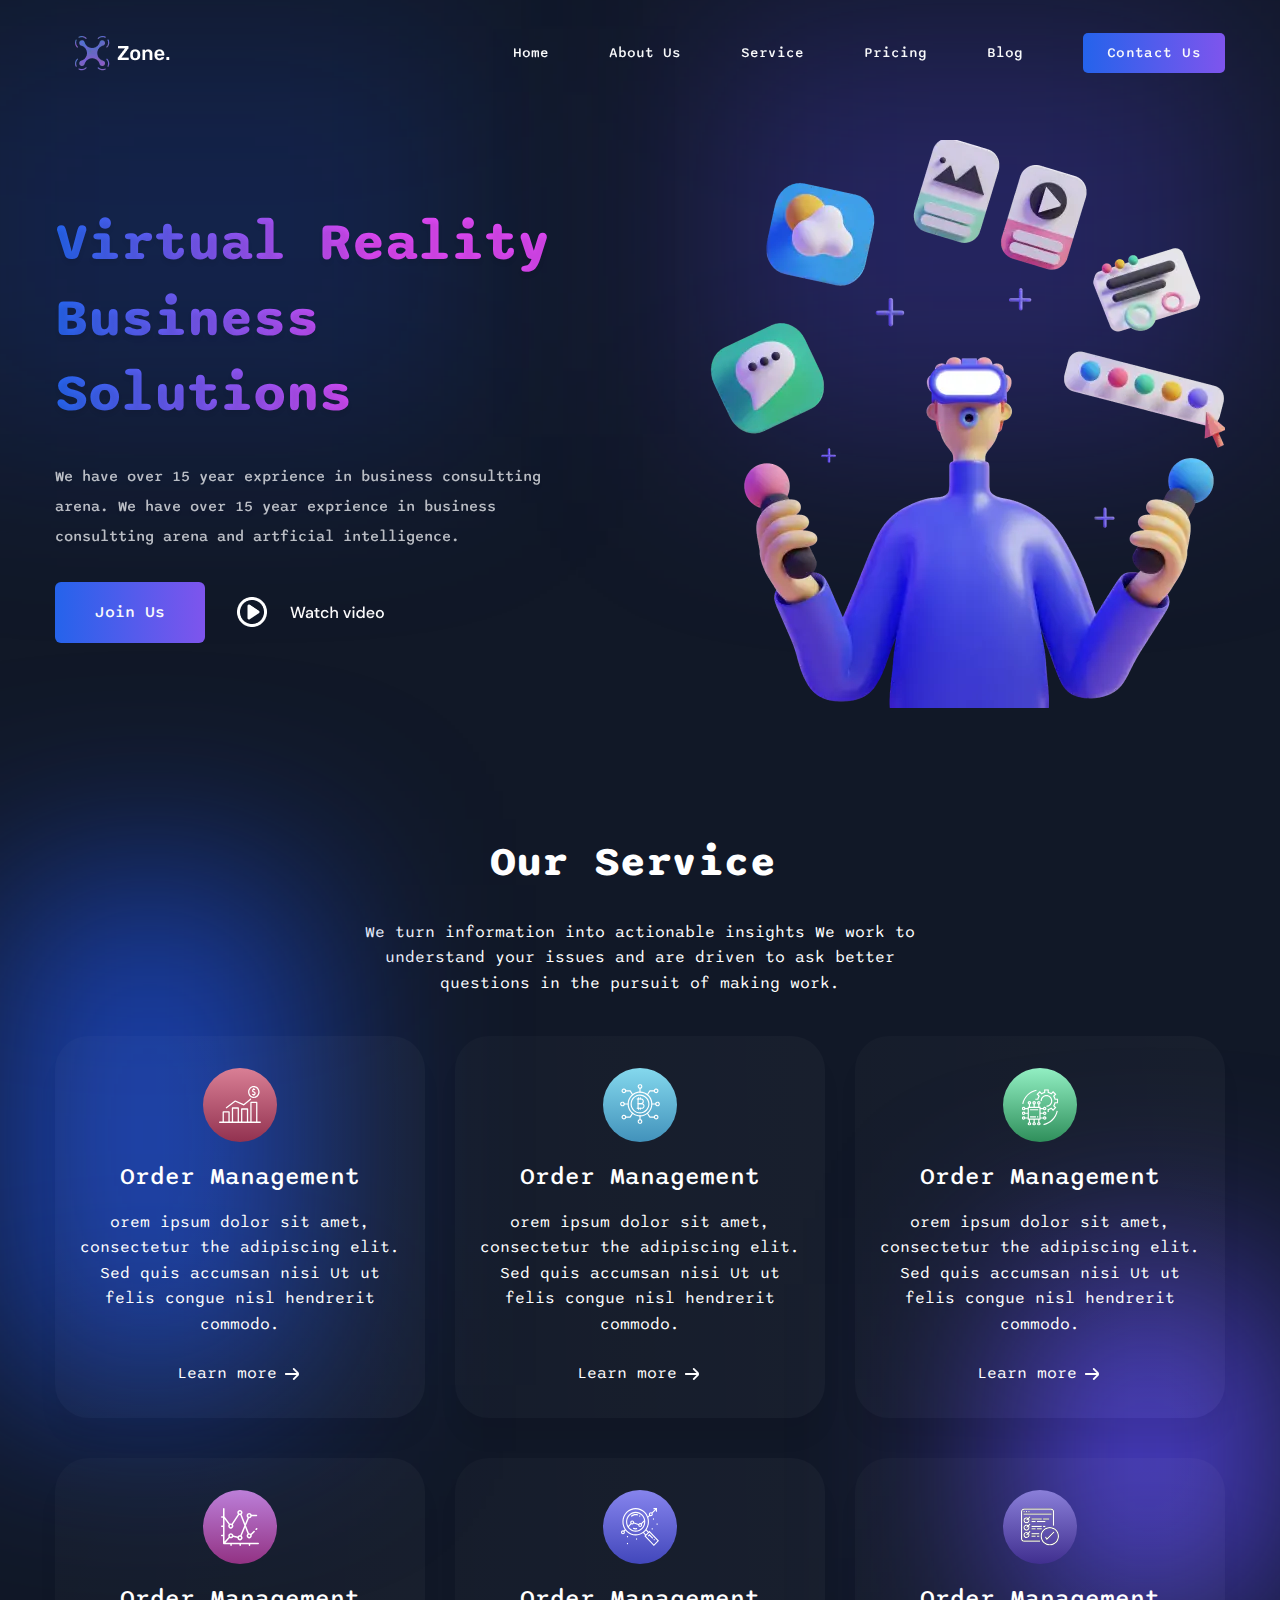
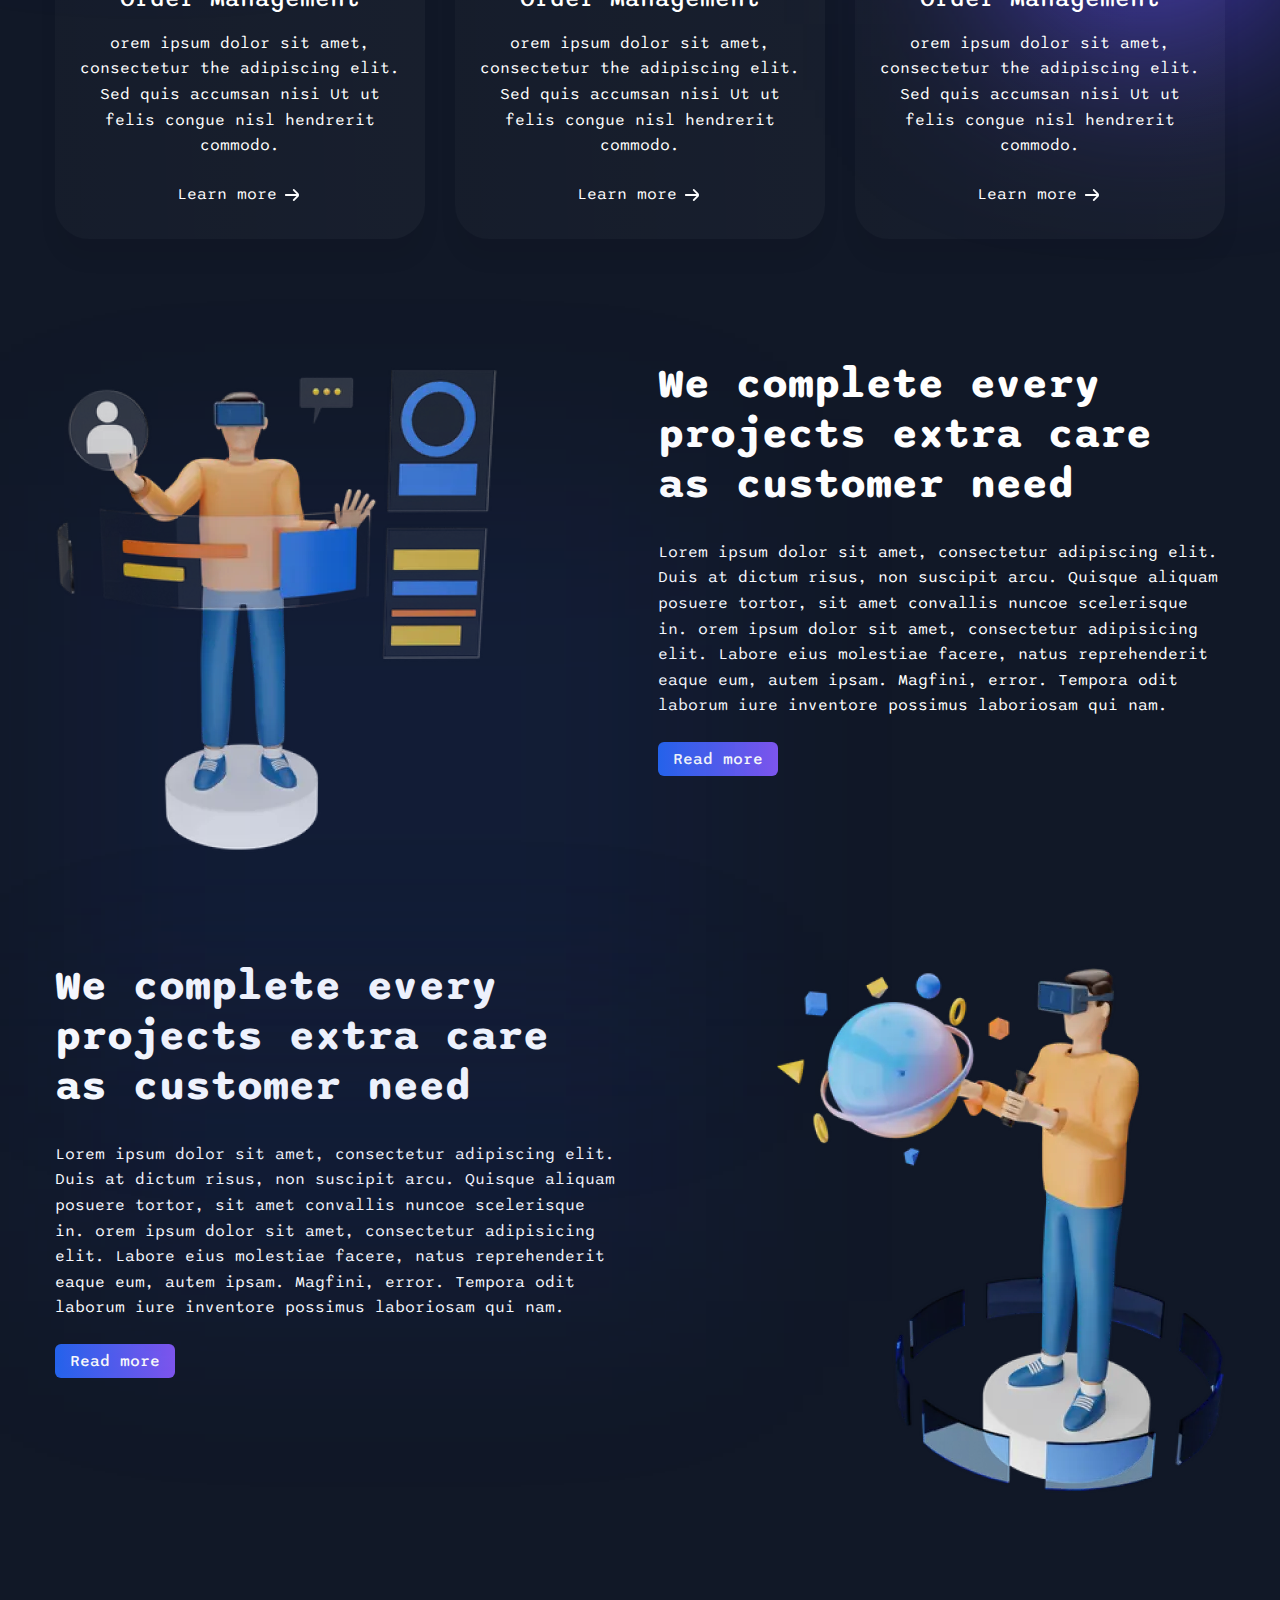
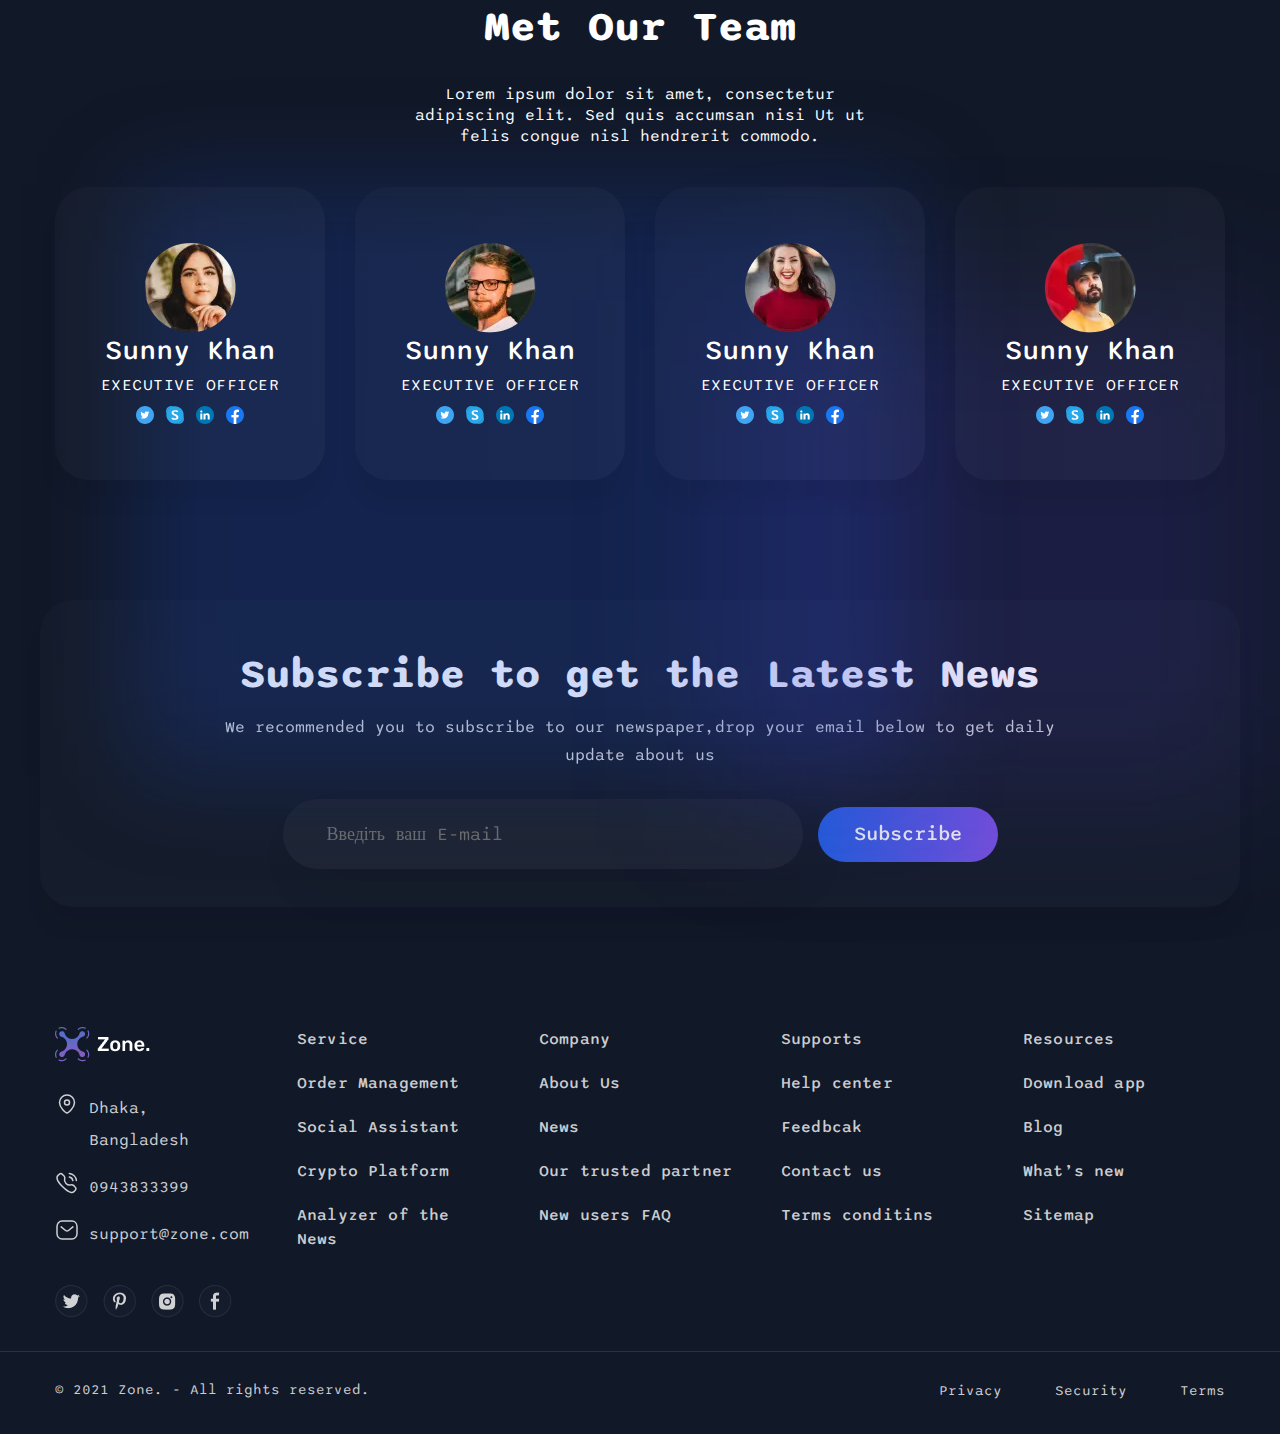
<file: index.html>
<!DOCTYPE html>
<html lang="en">

<head>
	<title>HomePage</title>
	<meta charset="UTF-8">
	<meta name="format-detection" content="telephone=no">
	<!-- <style>body{opacity: 0;}</style> -->
	<link rel="stylesheet" href="css/style.min.css?_v=20230312135814">
	<link rel="shortcut icon" href="favicon.ico">
	<!-- <meta name="robots" content="noindex, nofollow"> -->
	<meta name="viewport" content="width=device-width, initial-scale=1.0">
</head>

<body>
	<div class="wrapper">
		<header class="header">
			<div class="header__container">
				<a href="" class="header__logo">
					<picture><source srcset="img/header/header-logo.webp" type="image/webp"><img src="img/header/header-logo.png" alt="Logo"></picture>
				</a>
				<div class="header__wrapper">
					<nav class="header__navigation open">
						<ul class="header__menu menu-header">
							<li class="menu-header__item">
								<a href="" class="menu-header__link">Home</a>
							</li>
							<li class="menu-header__item">
								<a href="" class="menu-header__link">About Us</a>
							</li>
							<li class="menu-header__item">
								<a href="" class="menu-header__link">Service</a>
							</li>
							<li class="menu-header__item">
								<a href="" class="menu-header__link">Pricing</a>
							</li>
							<li class="menu-header__item">
								<a href="" class="menu-header__link">Blog</a>
							</li>

						</ul>

						<a href="" class=" header__text">Contact Us</a>

					</nav>
				</div>
				<div class="header__actions actions-header">
					<button type="button" class="icon-menu"><span></span></button>
				</div>
			</div>
		</header>
		<main class="page">
			<section class="page__virtual virtual-page">
				<div class="page__first"></div>
				<div class="virtual-page__container">
					<div class="virtual-page__text virtual-text">
						<h1 class="virtual-text__title">Virtual Reality Business Solutions</h1>
						<div class="virtual-text__subtitle">We have over 15 year exprience in business consultting arena. We have over 15 year exprience in business consultting arena and artficial intelligence.</div>
						<div class="virtual-text__button button-virtual">
							<a href="" class="button-virtual__link">Join Us</a>
							<a href="" class="button-virtual__video">
								<picture><source srcset="img/main-virtual/video.webp" type="image/webp"><img src="img/main-virtual/video.png" alt="Image"></picture>
							</a>
						</div>
					</div>
					<div class="virtual-page__image">
						<picture><source srcset="img/main-virtual/person-main.webp" type="image/webp"><img src="img/main-virtual/person-main.png" alt="Image"></picture>
					</div>
				</div>
			</section>
			<section class="page__cart cart-page">
				<div class="cart-page__container">
					<h2 class="cart-page__title">Our Service </h2>
					<div class="cart-page__subtitle">We turn information into actionable insights We work to understand your issues
						and are driven to ask better questions in the pursuit of making work.</div>
					<div class="cart-page__blocks blocks-cart">
						<div class="blocks-cart__item">
							<div class="blocks-cart__image">
								<img src="img/icon-main/01.svg" alt="Icon">
							</div>
							<div class="blocks-cart__text">
								<div class="blocks-cart__title">Order Management</div>
								<div class="blocks-cart__subtitle">orem ipsum dolor sit amet, consectetur the adipiscing elit. Sed quis accumsan nisi Ut ut felis congue nisl hendrerit commodo.</div>
								<div class="blocks-cart__link link-cart">
									<div class="link-cart__text">Learn more</div>
									<a href="" class="link-cart__image">
										<picture><source srcset="img/icon-main/small-arrow.webp" type="image/webp"><img src="img/icon-main/small-arrow.png" alt="Arrow"></picture>
									</a>
								</div>
							</div>
						</div>
						<div class="blocks-cart__item">
							<div class="blocks-cart__image">
								<img src="img/icon-main/02.svg" alt="Icon">
							</div>
							<div class="blocks-cart__text">
								<div class="blocks-cart__title">Order Management</div>
								<div class="blocks-cart__subtitle">orem ipsum dolor sit amet, consectetur the adipiscing elit. Sed quis accumsan nisi Ut ut felis congue nisl hendrerit commodo.</div>
								<div class="blocks-cart__link link-cart">
									<div class="link-cart__text">Learn more</div>
									<a href="" class="link-cart__image">
										<picture><source srcset="img/icon-main/small-arrow.webp" type="image/webp"><img src="img/icon-main/small-arrow.png" alt="Arrow"></picture>
									</a>
								</div>
							</div>
						</div>
						<div class="blocks-cart__item">
							<div class="blocks-cart__image">
								<img src="img/icon-main/03.svg" alt="Icon">
							</div>
							<div class="blocks-cart__text">
								<div class="blocks-cart__title">Order Management</div>
								<div class="blocks-cart__subtitle">orem ipsum dolor sit amet, consectetur the adipiscing elit. Sed quis accumsan nisi Ut ut felis congue nisl hendrerit commodo.</div>
								<div class="blocks-cart__link link-cart">
									<div class="link-cart__text">Learn more</div>
									<a href="" class="link-cart__image">
										<picture><source srcset="img/icon-main/small-arrow.webp" type="image/webp"><img src="img/icon-main/small-arrow.png" alt="Arrow"></picture>
									</a>
								</div>
							</div>
						</div>
						<div class="blocks-cart__item">
							<div class="blocks-cart__image">
								<img src="img/icon-main/04.svg" alt="Icon">
							</div>
							<div class="blocks-cart__text">
								<div class="blocks-cart__title">Order Management</div>
								<div class="blocks-cart__subtitle">orem ipsum dolor sit amet, consectetur the adipiscing elit. Sed quis accumsan nisi Ut ut felis congue nisl hendrerit commodo.</div>
								<div class="blocks-cart__link link-cart">
									<div class="link-cart__text">Learn more</div>
									<a href="" class="link-cart__image">
										<picture><source srcset="img/icon-main/small-arrow.webp" type="image/webp"><img src="img/icon-main/small-arrow.png" alt="Arrow"></picture>
									</a>
								</div>
							</div>
						</div>
						<div class="blocks-cart__item">
							<div class="blocks-cart__image">
								<img src="img/icon-main/05.svg" alt="Icon">
							</div>
							<div class="blocks-cart__text">
								<div class="blocks-cart__title">Order Management</div>
								<div class="blocks-cart__subtitle">orem ipsum dolor sit amet, consectetur the adipiscing elit. Sed quis accumsan nisi Ut ut felis congue nisl hendrerit commodo.</div>
								<div class="blocks-cart__link link-cart">
									<div class="link-cart__text">Learn more</div>
									<a href="" class="link-cart__image">
										<picture><source srcset="img/icon-main/small-arrow.webp" type="image/webp"><img src="img/icon-main/small-arrow.png" alt="Arrow"></picture>
									</a>
								</div>
							</div>
						</div>
						<div class="blocks-cart__item">
							<div class="blocks-cart__image">
								<img src="img/icon-main/06.svg" alt="Icon">
							</div>
							<div class="blocks-cart__text">
								<div class="blocks-cart__title">Order Management</div>
								<div class="blocks-cart__subtitle">orem ipsum dolor sit amet, consectetur the adipiscing elit. Sed quis accumsan nisi Ut ut felis congue nisl hendrerit commodo.</div>
								<div class="blocks-cart__link link-cart">
									<div class="link-cart__text">Learn more</div>
									<a href="" class="link-cart__image">
										<picture><source srcset="img/icon-main/small-arrow.webp" type="image/webp"><img src="img/icon-main/small-arrow.png" alt="Arrow"></picture>
									</a>
								</div>
							</div>
						</div>
					</div>
				</div>
			</section>
			<section class="page__text text-page">
				<div class="text-page__home">
					<div class="text-page__container">
						<div class="text-page__image">
							<picture><source srcset="img/main-text-section/man-first.webp" type="image/webp"><img src="img/main-text-section/man-first.png" alt="Image"></picture>
						</div>
						<div class="text-page__text">
							<h2 class="text-page__title">We complete every projects extra care as customer need</h2>
							<div class="text-page__subtitle">Lorem ipsum dolor sit amet, consectetur adipiscing elit. Duis at dictum risus, non suscipit arcu. Quisque aliquam posuere tortor, sit amet convallis nuncoe scelerisque in. orem ipsum dolor sit amet, consectetur adipisicing elit. Labore eius molestiae facere, natus reprehenderit eaque eum, autem ipsam. Magfini, error. Tempora odit laborum iure inventore possimus laboriosam qui nam. </div>
							<a href="" class="text-page__button">Read more</a>
						</div>

					</div>
				</div>
				<div class="page__text text-page">
					<div class="text-page__container">
						<div class="text-page__text">
							<h2 class="text-page__title">We complete every projects extra care as customer need</h2>
							<div class="text-page__subtitle">Lorem ipsum dolor sit amet, consectetur adipiscing elit. Duis at dictum risus, non suscipit arcu. Quisque aliquam posuere tortor, sit amet convallis nuncoe scelerisque in. orem ipsum dolor sit amet, consectetur adipisicing elit. Labore eius molestiae facere, natus reprehenderit eaque eum, autem ipsam. Magfini, error. Tempora odit laborum iure inventore possimus laboriosam qui nam. </div>
							<a href="" class="text-page__button">Read more</a>
						</div>
						<div class="text-page__image image-end">
							<picture><source srcset="img/main-text-section/man-second.webp" type="image/webp"><img src="img/main-text-section/man-second.png" alt="Image"></picture>
						</div>
					</div>
				</div>
			</section>
			<section class="page__team team-page">
				<div class="team-page__container">
					<div class="team-page__text">
						<h3 class="team-page__title">Met Our Team</h3>
						<div class="team-page__subtitle">Lorem ipsum dolor sit amet, consectetur adipiscing elit. Sed quis accumsan nisi Ut ut felis congue nisl hendrerit commodo.</div>
					</div>
					<div class="team-page__carts person-carts">
						<div class="person-carts__item">
							<div class="person-carts__box">
								<div class="person-carts__image">
									<picture><source srcset="img/cart-persons/person01.webp" type="image/webp"><img src="img/cart-persons/person01.png" alt="Image"></picture>
								</div>
								<div class="person-carts__about about-person">
									<div class="about-person__name">Sunny Khan</div>
									<div class="about-person__work">Executive officer</div>
								</div>
								<div class="person-carts__social social-cart">
									<a href="" class="social-cart__image">
										<img src="img/icon-carts/social-01.svg" alt="Icon">
									</a>
									<a href="" class="social-cart__image">
										<img src="img/icon-carts/social-02.svg" alt="Icon">
									</a>
									<a href="" class="social-cart__image">
										<img src="img/icon-carts/social-03.svg" alt="Icon">
									</a>
									<a href="" class="social-cart__image">
										<img src="img/icon-carts/social-04.svg" alt="Icon">
									</a>
								</div>
							</div>
						</div>
						<div class="person-carts__item">
							<div class="person-carts__box">
								<div class="person-carts__image">
									<picture><source srcset="img/cart-persons/person02.webp" type="image/webp"><img src="img/cart-persons/person02.png" alt="Image"></picture>
								</div>
								<div class="person-carts__about about-person">
									<div class="about-person__name">Sunny Khan</div>
									<div class="about-person__work">Executive officer</div>
								</div>
								<div class="person-carts__social social-cart">
									<a href="" class="social-cart__image">
										<img src="img/icon-carts/social-01.svg" alt="Icon">
									</a>
									<a href="" class="social-cart__image">
										<img src="img/icon-carts/social-02.svg" alt="Icon">
									</a>
									<a href="" class="social-cart__image">
										<img src="img/icon-carts/social-03.svg" alt="Icon">
									</a>
									<a href="" class="social-cart__image">
										<img src="img/icon-carts/social-04.svg" alt="Icon">
									</a>
								</div>
							</div>
						</div>
						<div class="person-carts__item">
							<div class="person-carts__box">
								<div class="person-carts__image">
									<picture><source srcset="img/cart-persons/person03.webp" type="image/webp"><img src="img/cart-persons/person03.png" alt="Image"></picture>
								</div>
								<div class="person-carts__about about-person">
									<div class="about-person__name">Sunny Khan</div>
									<div class="about-person__work">Executive officer</div>
								</div>
								<div class="person-carts__social social-cart">
									<a href="" class="social-cart__image">
										<img src="img/icon-carts/social-01.svg" alt="Icon">
									</a>
									<a href="" class="social-cart__image">
										<img src="img/icon-carts/social-02.svg" alt="Icon">
									</a>
									<a href="" class="social-cart__image">
										<img src="img/icon-carts/social-03.svg" alt="Icon">
									</a>
									<a href="" class="social-cart__image">
										<img src="img/icon-carts/social-04.svg" alt="Icon">
									</a>
								</div>
							</div>
						</div>
						<div class="person-carts__item">
							<div class="person-carts__box">
								<div class="person-carts__image">
									<picture><source srcset="img/cart-persons/person04.webp" type="image/webp"><img src="img/cart-persons/person04.png" alt="Image"></picture>
								</div>
								<div class="person-carts__about about-person">
									<div class="about-person__name">Sunny Khan</div>
									<div class="about-person__work">Executive officer</div>
								</div>
								<div class="person-carts__social social-cart">
									<a href="" class="social-cart__image">
										<img src="img/icon-carts/social-01.svg" alt="Icon">
									</a>
									<a href="" class="social-cart__image">
										<img src="img/icon-carts/social-02.svg" alt="Icon">
									</a>
									<a href="" class="social-cart__image">
										<img src="img/icon-carts/social-03.svg" alt="Icon">
									</a>
									<a href="" class="social-cart__image">
										<img src="img/icon-carts/social-04.svg" alt="Icon">
									</a>
								</div>
							</div>
						</div>
					</div>
				</div>
			</section>
			<section class="page__search search-page">
				<div class="search-page__container">
					<div class="search-page__box">
						<div class="search-page__text">
							<h2 class="search-page__title">Subscribe to get the Latest News</h2>
							<div class="search-page__subtitle">We recommended you to subscribe to our newspaper,drop your email below to get daily update about us</div>
						</div>
						<form class="form" method="POST" enctype="multipart/form-data" action="#">
							<div class="form__line">
								<!-- Тип email - Однорядковий ввід поштової адреси -->
								<input class="form__input" id="email-01" autocomplete="off" placeholder="Введіть ваш E-mail" name="mail" type="email">
								<button class="form__button">Subscribe</button>
							</div>
						</form>
					</div>

				</div>
			</section>
		</main>
		<footer class="footer">
			<div class="footer__container footer-items">
				<div class="footer-items__item footer-service">
					<div class="footer-service__items">
						<div class="footer-service__about border-footer">
							<div class="footer-service__logo">
								<picture><source srcset="img/header/header-logo.webp" type="image/webp"><img src="img/header/header-logo.png" alt="Logo"></picture>
							</div>
							<div class="footer-service__location location-service">
								<div class="location-service__image">
									<img src="img/footer-icons/03.svg" alt="">
								</div>
								<div class="location-service__text text-footer">Dhaka, Bangladesh</div>
							</div>
							<div class="footer-service__phone phone-service">
								<div class="phone-service__image">
									<img src="img/footer-icons/01.svg" alt="">
								</div>
								<div class="phone-service__text text-footer">0943833399</div>
							</div>
							<div class="footer-service__gmail gmail-service ">
								<div class="gmail-service__image">
									<img src="img/footer-icons/02.svg" alt="">
								</div>
								<div class="gmail-service__text text-footer">support@zone.com</div>
							</div>
							<div class="footer-service__media media-footer">
								<div class="media-footer__image">
									<picture><source srcset="img/footer-icons/twitter.webp" type="image/webp"><img src="img/footer-icons/twitter.png" alt=""></picture>
								</div>
								<div class="media-footer__image">
									<picture><source srcset="img/footer-icons/pinterest.webp" type="image/webp"><img src="img/footer-icons/pinterest.png" alt=""></picture>
								</div>
								<div class="media-footer__image">
									<picture><source srcset="img/footer-icons/instagram.webp" type="image/webp"><img src="img/footer-icons/instagram.png" alt=""></picture>
								</div>
								<div class="media-footer__image">
									<picture><source srcset="img/footer-icons/facebook.webp" type="image/webp"><img src="img/footer-icons/facebook.png" alt=""></picture>
								</div>
							</div>
						</div>
						<div class="footer-service__links links-service border-footer">
							<ul class="links-service__menu">
								<li class="links-service__item">Service</li>
								<li class="links-service__item">
									<a href="" class="links-service__link">Order Management</a>
								</li>
								<li class="links-service__item">
									<a href="" class="links-service__link">Social Assistant</a>
								</li>
								<li class="links-service__item">
									<a href="" class="links-service__link">Crypto Platform</a>
								</li>
								<li class="links-service__item">
									<a href="" class="links-service__link">Analyzer of the News</a>
								</li>
							</ul>
						</div>
						<div class="footer-service__links links-service border-footer">
							<ul class="links-service__menu">
								<li class="links-service__item">Company</li>
								<li class="links-service__item">
									<a href="" class="links-service__link">About Us</a>
								</li>
								<li class="links-service__item">
									<a href="" class="links-service__link">News</a>
								</li>
								<li class="links-service__item">
									<a href="" class="links-service__link">Our trusted partner</a>
								</li>
								<li class="links-service__item">
									<a href="" class="links-service__link">New users FAQ</a>
								</li>
							</ul>
						</div>
						<div class="footer-service__links links-service border-footer">
							<ul class="links-service__menu">
								<li class="links-service__item">Supports</li>
								<li class="links-service__item">
									<a href="" class="links-service__link">Help center</a>
								</li>
								<li class="links-service__item">
									<a href="" class="links-service__link">Feedbcak</a>
								</li>
								<li class="links-service__item">
									<a href="" class="links-service__link">Contact us</a>
								</li>
								<li class="links-service__item">
									<a href="" class="links-service__link">Terms conditins</a>
								</li>
							</ul>
						</div>
						<div class="footer-service__links links-service border-footer">
							<ul class="links-service__menu">
								<li class="links-service__item">Resources</li>
								<li class="links-service__item">
									<a href="" class="links-service__link">Download app</a>
								</li>
								<li class="links-service__item">
									<a href="" class="links-service__link">Blog</a>
								</li>
								<li class="links-service__item">
									<a href="" class="links-service__link">What’s new</a>
								</li>
								<li class="links-service__item">
									<a href="" class="links-service__link">Sitemap</a>
								</li>
							</ul>
						</div>
					</div>
				</div>
			</div>
			<div class="footer__security security-footer">
				<div class="security-footer__block"></div>
				<div class="security-footer__container">
					<div class="security-footer__reserved">© 2021 Zone. - All rights reserved.</div>
					<div class="security-footer__menu">
						<ul class="security-footer__item">
							<a href="" class="security-footer__link">Privacy</a>
						</ul>
						<ul class="security-footer__item">
							<a href="" class="security-footer__link">Security</a>
						</ul>
						<ul class="security-footer__item">
							<a href="" class="security-footer__link">Terms</a>
						</ul>
					</div>
				</div>
			</div>

		</footer>
	</div>
	<script src="js/app.min.js?_v=20230312135814"></script>
</body>

</html>
</file>
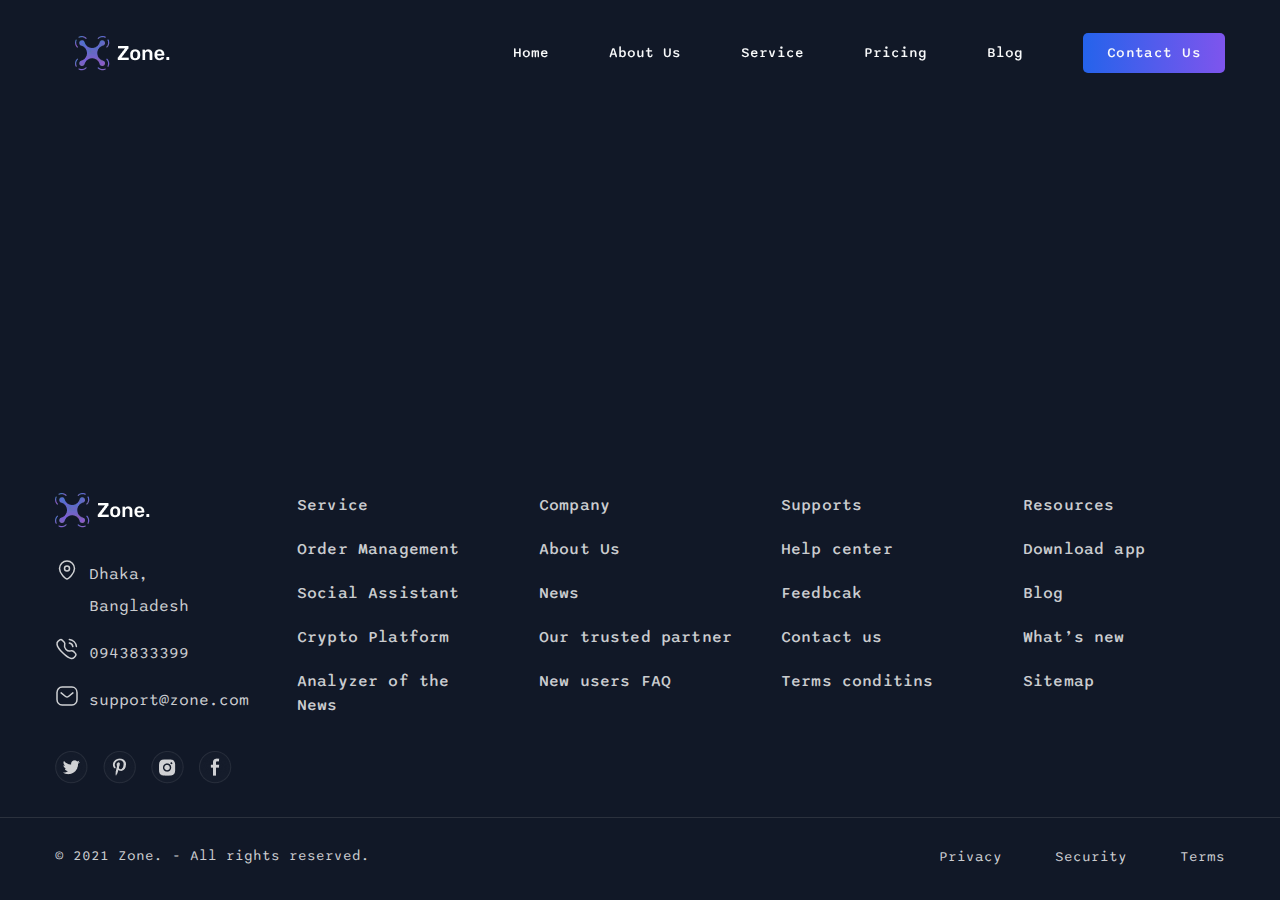
<file: home.html>
<!DOCTYPE html>
<html lang="en">

<head>
	<title>HomePage</title>
	<meta charset="UTF-8">
	<meta name="format-detection" content="telephone=no">
	<!-- <style>body{opacity: 0;}</style> -->
	<link rel="stylesheet" href="css/style.min.css?_v=20230312135814">
	<link rel="shortcut icon" href="favicon.ico">
	<!-- <meta name="robots" content="noindex, nofollow"> -->
	<meta name="viewport" content="width=device-width, initial-scale=1.0">
</head>

<body>
	<div class="wrapper">
		<header class="header">
			<div class="header__container">
				<a href="" class="header__logo">
					<picture><source srcset="img/header/header-logo.webp" type="image/webp"><img src="img/header/header-logo.png" alt="Logo"></picture>
				</a>
				<div class="header__wrapper">
					<nav class="header__navigation open">
						<ul class="header__menu menu-header">
							<li class="menu-header__item">
								<a href="" class="menu-header__link">Home</a>
							</li>
							<li class="menu-header__item">
								<a href="" class="menu-header__link">About Us</a>
							</li>
							<li class="menu-header__item">
								<a href="" class="menu-header__link">Service</a>
							</li>
							<li class="menu-header__item">
								<a href="" class="menu-header__link">Pricing</a>
							</li>
							<li class="menu-header__item">
								<a href="" class="menu-header__link">Blog</a>
							</li>

						</ul>

						<a href="" class=" header__text">Contact Us</a>

					</nav>
				</div>
				<div class="header__actions actions-header">
					<button type="button" class="icon-menu"><span></span></button>
				</div>
			</div>
		</header>
		<main class="page">
		</main>
		<footer class="footer">
			<div class="footer__container footer-items">
				<div class="footer-items__item footer-service">
					<div class="footer-service__items">
						<div class="footer-service__about border-footer">
							<div class="footer-service__logo">
								<picture><source srcset="img/header/header-logo.webp" type="image/webp"><img src="img/header/header-logo.png" alt="Logo"></picture>
							</div>
							<div class="footer-service__location location-service">
								<div class="location-service__image">
									<img src="img/footer-icons/03.svg" alt="">
								</div>
								<div class="location-service__text text-footer">Dhaka, Bangladesh</div>
							</div>
							<div class="footer-service__phone phone-service">
								<div class="phone-service__image">
									<img src="img/footer-icons/01.svg" alt="">
								</div>
								<div class="phone-service__text text-footer">0943833399</div>
							</div>
							<div class="footer-service__gmail gmail-service ">
								<div class="gmail-service__image">
									<img src="img/footer-icons/02.svg" alt="">
								</div>
								<div class="gmail-service__text text-footer">support@zone.com</div>
							</div>
							<div class="footer-service__media media-footer">
								<div class="media-footer__image">
									<picture><source srcset="img/footer-icons/twitter.webp" type="image/webp"><img src="img/footer-icons/twitter.png" alt=""></picture>
								</div>
								<div class="media-footer__image">
									<picture><source srcset="img/footer-icons/pinterest.webp" type="image/webp"><img src="img/footer-icons/pinterest.png" alt=""></picture>
								</div>
								<div class="media-footer__image">
									<picture><source srcset="img/footer-icons/instagram.webp" type="image/webp"><img src="img/footer-icons/instagram.png" alt=""></picture>
								</div>
								<div class="media-footer__image">
									<picture><source srcset="img/footer-icons/facebook.webp" type="image/webp"><img src="img/footer-icons/facebook.png" alt=""></picture>
								</div>
							</div>
						</div>
						<div class="footer-service__links links-service border-footer">
							<ul class="links-service__menu">
								<li class="links-service__item">Service</li>
								<li class="links-service__item">
									<a href="" class="links-service__link">Order Management</a>
								</li>
								<li class="links-service__item">
									<a href="" class="links-service__link">Social Assistant</a>
								</li>
								<li class="links-service__item">
									<a href="" class="links-service__link">Crypto Platform</a>
								</li>
								<li class="links-service__item">
									<a href="" class="links-service__link">Analyzer of the News</a>
								</li>
							</ul>
						</div>
						<div class="footer-service__links links-service border-footer">
							<ul class="links-service__menu">
								<li class="links-service__item">Company</li>
								<li class="links-service__item">
									<a href="" class="links-service__link">About Us</a>
								</li>
								<li class="links-service__item">
									<a href="" class="links-service__link">News</a>
								</li>
								<li class="links-service__item">
									<a href="" class="links-service__link">Our trusted partner</a>
								</li>
								<li class="links-service__item">
									<a href="" class="links-service__link">New users FAQ</a>
								</li>
							</ul>
						</div>
						<div class="footer-service__links links-service border-footer">
							<ul class="links-service__menu">
								<li class="links-service__item">Supports</li>
								<li class="links-service__item">
									<a href="" class="links-service__link">Help center</a>
								</li>
								<li class="links-service__item">
									<a href="" class="links-service__link">Feedbcak</a>
								</li>
								<li class="links-service__item">
									<a href="" class="links-service__link">Contact us</a>
								</li>
								<li class="links-service__item">
									<a href="" class="links-service__link">Terms conditins</a>
								</li>
							</ul>
						</div>
						<div class="footer-service__links links-service border-footer">
							<ul class="links-service__menu">
								<li class="links-service__item">Resources</li>
								<li class="links-service__item">
									<a href="" class="links-service__link">Download app</a>
								</li>
								<li class="links-service__item">
									<a href="" class="links-service__link">Blog</a>
								</li>
								<li class="links-service__item">
									<a href="" class="links-service__link">What’s new</a>
								</li>
								<li class="links-service__item">
									<a href="" class="links-service__link">Sitemap</a>
								</li>
							</ul>
						</div>
					</div>
				</div>
			</div>
			<div class="footer__security security-footer">
				<div class="security-footer__block"></div>
				<div class="security-footer__container">
					<div class="security-footer__reserved">© 2021 Zone. - All rights reserved.</div>
					<div class="security-footer__menu">
						<ul class="security-footer__item">
							<a href="" class="security-footer__link">Privacy</a>
						</ul>
						<ul class="security-footer__item">
							<a href="" class="security-footer__link">Security</a>
						</ul>
						<ul class="security-footer__item">
							<a href="" class="security-footer__link">Terms</a>
						</ul>
					</div>
				</div>
			</div>

		</footer>
	</div>
	<script src="js/app.min.js?_v=20230312135814"></script>
</body>

</html>
</file>
<file: css/style.min.css>
@charset "UTF-8";@import url(https://fonts.googleapis.com/css?family=Sono:200,300,regular,500,600,700,800&display=swap);*{padding:0;margin:0;border:0}*,:after,:before{-webkit-box-sizing:border-box;box-sizing:border-box}body,html{height:100%;min-width:320px}body{color:#000;line-height:1;font-family:Sono;font-size:.9375rem;-ms-text-size-adjust:100%;-moz-text-size-adjust:100%;-webkit-text-size-adjust:100%;-webkit-font-smoothing:antialiased;-moz-osx-font-smoothing:grayscale}button,input,textarea{font-family:Sono;font-size:inherit}button{cursor:pointer;color:inherit;background-color:transparent}a{color:inherit;text-decoration:none}ul li{list-style:none}img{vertical-align:top}h1,h2,h3,h4,h5,h6{font-weight:inherit;font-size:inherit}svg{height:1em;width:1em}svg path{stroke:inherit;fill:inherit}body{background:#111827}.lock body{overflow:hidden;-ms-touch-action:none;touch-action:none;-ms-scroll-chaining:none;overscroll-behavior:none}.wrapper{min-height:100%;display:-webkit-box;display:-ms-flexbox;display:flex;-webkit-box-orient:vertical;-webkit-box-direction:normal;-ms-flex-direction:column;flex-direction:column;overflow:hidden}@supports (overflow:clip){.wrapper{overflow:clip}}.wrapper>main{-webkit-box-flex:1;-ms-flex:1 1 auto;flex:1 1 auto}.wrapper>*{min-width:0}[class*=__container]{max-width:75rem;margin:0 auto;padding:0 .9375rem}[class*=-ibg]{position:relative}[class*=-ibg] img{position:absolute;width:100%;height:100%;top:0;left:0;-o-object-fit:cover;object-fit:cover}[class*=-ibg_contain] img{-o-object-fit:contain;object-fit:contain}.header{position:fixed;width:100%;left:0;top:0;z-index:50}.header__container{padding-top:.625rem;padding-bottom:.625rem;display:-webkit-box;display:-ms-flexbox;display:flex;-webkit-box-align:center;-ms-flex-align:center;align-items:center}.header__logo{-webkit-box-flex:1;-ms-flex:1 1 auto;flex:1 1 auto;position:relative;margin-left:1.25rem}.header__logo img{max-width:100%}.header__wrapper{-webkit-box-align:center;-ms-flex-align:center;align-items:center}.header__navigation{-webkit-column-gap:3.75rem;-moz-column-gap:3.75rem;column-gap:3.75rem;display:-webkit-box;display:-ms-flexbox;display:flex;-webkit-box-align:center;-ms-flex-align:center;align-items:center}.header__text{-webkit-box-pack:center;-ms-flex-pack:center;justify-content:center;-webkit-box-align:center;-ms-flex-align:center;align-items:center;display:-webkit-inline-box;display:-ms-inline-flexbox;display:inline-flex;background:-o-linear-gradient(359.65deg,#2563eb .36%,#d946ef 201.02%);background:linear-gradient(90.35deg,#2563eb .36%,#d946ef 201.02%);border-radius:5px;letter-spacing:.03em;padding:12px 24px;font-style:normal;font-weight:500;font-size:.875rem;line-height:1.2;color:#f9fafb}.menu-header{display:-webkit-box;display:-ms-flexbox;display:flex;-webkit-column-gap:3.75rem;-moz-column-gap:3.75rem;column-gap:3.75rem}.menu-header__link{font-style:normal;font-weight:500;position:relative;font-size:.875rem;line-height:1.2;text-decoration:none;color:#f9fafb;position:relative;cursor:pointer}.icon-menu{display:none}.text-footer{font-style:normal;font-weight:400;font-size:16px;line-height:32px;color:rgba(255,255,255,.8)}.footer-service{padding-bottom:2.05rem}.footer-service__items{display:-ms-grid;display:grid;-ms-grid-columns:(1fr)[5];grid-template-columns:repeat(5,1fr);-webkit-column-gap:2.5rem;-moz-column-gap:2.5rem;column-gap:2.5rem;row-gap:1.875rem}.footer-service__about{display:-webkit-box;display:-ms-flexbox;display:flex;-webkit-box-orient:vertical;-webkit-box-direction:normal;-ms-flex-direction:column;flex-direction:column;row-gap:.9375rem}.footer-service__logo{margin-bottom:.9375rem}.footer-service__logo img{max-width:100%}.footer-service__location{display:-webkit-box;display:-ms-flexbox;display:flex;-webkit-column-gap:.625rem;-moz-column-gap:.625rem;column-gap:.625rem}.footer-service__phone{display:-webkit-box;display:-ms-flexbox;display:flex;-webkit-column-gap:.625rem;-moz-column-gap:.625rem;column-gap:.625rem}.footer-service__gmail{display:-webkit-box;display:-ms-flexbox;display:flex;-webkit-column-gap:.625rem;-moz-column-gap:.625rem;column-gap:.625rem}.footer-service__media{padding-top:1.25rem;display:-webkit-box;display:-ms-flexbox;display:flex;-webkit-column-gap:.9375rem;-moz-column-gap:.9375rem;column-gap:.9375rem}.links-service__menu{display:-webkit-box;display:-ms-flexbox;display:flex;-webkit-box-orient:vertical;-webkit-box-direction:normal;-ms-flex-direction:column;flex-direction:column;row-gap:1.25rem}.links-service__item{font-style:normal;font-weight:500;font-size:1rem;line-height:1.5;letter-spacing:.01em;color:rgba(255,255,255,.8)}.security-footer{padding-bottom:2.25rem}.security-footer__block{background:#969696;opacity:.2;width:100%;height:.0625rem;margin-bottom:1.9375rem}.security-footer__container{display:-webkit-box;display:-ms-flexbox;display:flex;position:relative}.security-footer__reserved{font-style:normal;font-weight:400;font-size:.875rem;line-height:1;color:rgba(255,255,255,.8);-webkit-box-flex:1;-ms-flex:1 1 auto;flex:1 1 auto}.security-footer__menu{display:-webkit-box;display:-ms-flexbox;display:flex;-webkit-column-gap:3.3125rem;-moz-column-gap:3.3125rem;column-gap:3.3125rem}.security-footer__link{font-style:normal;font-weight:400;font-size:.875rem;line-height:1;color:rgba(255,255,255,.8)}.virtual-page__container{gap:1.75rem;display:-webkit-box;display:-ms-flexbox;display:flex;-webkit-box-align:center;-ms-flex-align:center;align-items:center;position:relative;z-index:5;display:-ms-grid;display:grid;-ms-grid-columns:(1fr)[2];grid-template-columns:repeat(2,1fr)}.virtual-page__container::before{z-index:1;content:"";height:calc(50% - 10px);position:absolute;left:-9.65%;right:64.58%;top:3.14%;bottom:90.2%;background:rgba(29,79,216,.205);-webkit-filter:blur(100px);filter:blur(100px)}.virtual-page__container::after{z-index:1;content:"";position:absolute;height:calc(50% - 10px);left:56.11%;right:.28%;top:3.52%;bottom:90.2%;background:rgba(80,65,218,.3215686275);-webkit-filter:blur(100px);filter:blur(100px)}.virtual-page__image{display:-webkit-box;display:-ms-flexbox;display:flex;-webkit-box-pack:end;-ms-flex-pack:end;justify-content:flex-end;z-index:5}.virtual-page__image img{max-width:100%}.virtual-text{max-width:34.125rem;z-index:5}.virtual-text__title{margin-bottom:1.8125rem;font-style:normal;font-weight:700;line-height:1.4;background:-o-linear-gradient(.17deg,#2563eb .11%,#d946ef 58.65%);background:linear-gradient(89.83deg,#2563eb .11%,#d946ef 58.65%);-webkit-background-clip:text;-webkit-text-fill-color:transparent;background-clip:text;text-fill-color:transparent;text-shadow:0 4px 4px rgba(0,0,0,.07)}.virtual-text__subtitle{margin-bottom:1.9375rem;font-style:normal;font-weight:500;font-size:15px;line-height:2;color:#e5e7eb;opacity:.8;text-shadow:0 4px 4px rgba(0,0,0,.07)}.button-virtual{display:-webkit-box;display:-ms-flexbox;display:flex;gap:1.8125rem;position:relative;-webkit-box-align:center;-ms-flex-align:center;align-items:center}.button-virtual__link{position:relative;font-style:normal;font-weight:500;line-height:1.3;color:#f9fafb;background:-o-linear-gradient(359.65deg,#2563eb .36%,#d946ef 201.02%);background:linear-gradient(90.35deg,#2563eb .36%,#d946ef 201.02%);border-radius:6px;padding:20px 40px}.button-virtual__video{position:relative}.button-virtual__video img{max-width:100%}.cart-page{position:relative}.cart-page::before{content:"";z-index:1;position:absolute;left:0;top:50px;background:rgba(29,78,216,.79);-webkit-filter:blur(100px);filter:blur(100px)}.cart-page::after{content:"";z-index:1;position:absolute;left:80%;top:40%;background:#5141da;-webkit-filter:blur(100px);filter:blur(100px)}.cart-page__title{font-style:normal;font-weight:700;font-size:2.625rem;line-height:1.3;color:#fff;max-width:18.75rem;margin:0 auto;margin-bottom:1.875rem}.cart-page__subtitle{font-style:normal;font-weight:400;line-height:1.6;text-align:center;max-width:36.6875rem;color:#fff;margin:0 auto}.cart-page__blocks{padding-top:2.5rem}.blocks-cart{display:-ms-grid;display:grid;-webkit-box-align:start;-ms-flex-align:start;align-items:start;-ms-grid-columns:(1fr)[3];grid-template-columns:repeat(3,1fr);-webkit-column-gap:1.875rem;-moz-column-gap:1.875rem;column-gap:1.875rem;row-gap:2.5rem}.blocks-cart__item{z-index:3;text-align:center;background:-o-linear-gradient(181.88deg,rgba(254,254,255,.032) -11.04%,rgba(255,255,255,.018) 104.89%);background:linear-gradient(268.12deg,rgba(254,254,255,.032) -11.04%,rgba(255,255,255,.018) 104.89%);padding:2rem 1.4375rem;-webkit-box-shadow:0 22px 18px rgba(0,0,0,.05);box-shadow:0 22px 18px rgba(0,0,0,.05);border-radius:34px}.blocks-cart__image{position:relative;padding-bottom:1.1875rem}.blocks-cart__image img{max-width:100%}.blocks-cart__title{font-style:normal;font-weight:500;line-height:1.3;color:#fff;margin-bottom:1.0625rem}.blocks-cart__subtitle{margin-bottom:1.5rem;font-style:normal;font-weight:400;line-height:1.6;color:#fff}.link-cart{-webkit-box-align:center;-ms-flex-align:center;align-items:center;display:-webkit-box;display:-ms-flexbox;display:flex;-webkit-column-gap:.1875rem;-moz-column-gap:.1875rem;column-gap:.1875rem;-webkit-box-pack:center;-ms-flex-pack:center;justify-content:center}.link-cart__text{font-style:normal;font-weight:400;line-height:1.3;color:#fff}.link-cart__image img{width:1.5rem}.text-page{position:relative}.text-page::before{content:"";z-index:1;position:absolute;left:5%;right:44.83%;top:10.2%;bottom:46.82%;background:rgba(29,79,216,.086);-webkit-filter:blur(100px);filter:blur(100px);-webkit-transform:matrix(-1,0,0,1,0,0);-ms-transform:matrix(-1,0,0,1,0,0);transform:matrix(-1,0,0,1,0,0)}.text-page::after{position:absolute;right:0;top:54.76%;bottom:33.91%;content:"";z-index:1;background:rgba(29,79,216,.441);-webkit-filter:blur(50px);filter:blur(50px)}.text-page__container{z-index:5;display:-ms-grid;display:grid;-ms-grid-columns:(1fr)[2];grid-template-columns:repeat(2,1fr);gap:2.1875rem}.text-page__image img{max-width:100%}.text-page__text{max-width:36.375rem}.text-page__title{font-style:normal;font-weight:700;line-height:1.2;color:#fff;margin-bottom:1.875rem}.text-page__subtitle{font-style:normal;font-weight:400;line-height:1.6;color:#fff;margin-bottom:1.875rem}.text-page__button{position:relative;font-style:normal;font-weight:500;line-height:1.3;color:#f9fafb;background:-o-linear-gradient(359.65deg,#2563eb .36%,#d946ef 201.02%);background:linear-gradient(90.35deg,#2563eb .36%,#d946ef 201.02%);border-radius:6px;padding:7px 15px}.image-end{-webkit-box-pack:end;-ms-flex-pack:end;justify-content:flex-end;display:-webkit-box;display:-ms-flexbox;display:flex}.team-page{position:relative}.team-page::before{z-index:1;content:"";height:calc(100% - 10px);position:absolute;left:10.04%;right:28.61%;top:30.72%;bottom:20.36%;background:rgba(29,79,216,.214);-webkit-filter:blur(50px);filter:blur(50px)}.team-page::after{z-index:1;content:"";position:absolute;height:calc(100% - 100px);left:55.85%;right:.69%;top:50.04%;bottom:19.51%;background:rgba(80,65,218,.1568627451);-webkit-filter:blur(70px);filter:blur(70px)}.team-page__text{margin:0 auto;text-align:center;max-width:30rem}.team-page__title{font-style:normal;font-weight:700;line-height:1.3;color:#fff;margin-bottom:1.875rem}.team-page__subtitle{font-style:normal;font-weight:400;line-height:1.3;color:#fff;margin-bottom:2.5rem}.person-carts{display:-ms-grid;display:grid;-ms-grid-columns:(1fr)[4];grid-template-columns:repeat(4,1fr);gap:1.875rem}.person-carts__item{z-index:10;background:-o-linear-gradient(181.88deg,rgba(254,254,255,.032) -11.04%,rgba(255,255,255,.018) 104.89%);background:linear-gradient(268.12deg,rgba(254,254,255,.032) -11.04%,rgba(255,255,255,.018) 104.89%);-webkit-box-shadow:0 22px 18px rgba(0,0,0,.05);box-shadow:0 22px 18px rgba(0,0,0,.05);border-radius:34px}.person-carts__box{text-align:center;display:-webkit-box;display:-ms-flexbox;display:flex;-webkit-box-orient:vertical;-webkit-box-direction:normal;-ms-flex-direction:column;flex-direction:column;padding:3.5rem 2rem}.person-carts__image{-webkit-box-pack:center;-ms-flex-pack:center;justify-content:center;position:relative}.person-carts__image img{max-width:100%}.about-person__name{font-style:normal;font-weight:500;line-height:1.25;color:#fff;margin-bottom:.4375rem}.about-person__work{font-style:normal;font-weight:400;line-height:1.3;letter-spacing:.03em;text-transform:uppercase;color:#fff;margin-bottom:.6875rem}.social-cart{-webkit-box-pack:center;-ms-flex-pack:center;justify-content:center;display:-webkit-box;display:-ms-flexbox;display:flex;gap:.75rem}.search-page__container{background:-webkit-gradient(linear,left top,left bottom,from(rgba(254,254,255,.0145)),to(rgba(255,255,255,.02)));background:-o-linear-gradient(top,rgba(254,254,255,.0145) 0,rgba(255,255,255,.02) 100%);background:linear-gradient(180deg,rgba(254,254,255,.0145) 0,rgba(255,255,255,.02) 100%);-webkit-box-sizing:border-box;box-sizing:border-box;-webkit-box-shadow:0 22px 18px rgba(0,0,0,.05);box-shadow:0 22px 18px rgba(0,0,0,.05);border-radius:34px}.search-page__text{max-width:53.75rem;margin:0 auto;text-align:center;margin-bottom:1.8125rem}.search-page__title{font-style:normal;font-weight:700;line-height:1.2;text-align:center;color:#fff;margin-bottom:.8125rem}.search-page__subtitle{font-style:normal;font-weight:400;line-height:1.8;text-align:center;color:#fff;opacity:.8}.form__line{display:-webkit-box;display:-ms-flexbox;display:flex;-webkit-box-pack:center;-ms-flex-pack:center;justify-content:center;-webkit-column-gap:.9375rem;-moz-column-gap:.9375rem;column-gap:.9375rem;-webkit-box-align:center;-ms-flex-align:center;align-items:center}.form__input{font-style:normal;font-weight:400;line-height:1.67;color:#fff;opacity:.9;background:-webkit-gradient(linear,left top,left bottom,from(rgba(254,254,255,.0348)),to(rgba(255,255,255,.048)));background:-o-linear-gradient(top,rgba(254,254,255,.0348) 0,rgba(255,255,255,.048) 100%);background:linear-gradient(180deg,rgba(254,254,255,.0348) 0,rgba(255,255,255,.048) 100%);-webkit-box-shadow:10px 24px 54px rgba(0,0,0,.07);box-shadow:10px 24px 54px rgba(0,0,0,.07);border-radius:70px;height:70px;padding:0 44px;width:32.5rem}.form__button{font-style:normal;font-weight:500;line-height:1.8;text-align:center;color:#fff;opacity:.9;height:3.4375rem;color:#fff;background:-o-linear-gradient(359.65deg,#2563eb .36%,#d946ef 201.02%);background:linear-gradient(90.35deg,#2563eb .36%,#d946ef 201.02%);opacity:.9;border-radius:1.875rem;width:11.25rem;padding:.3125rem .625rem}@media (min-width:75em){.header__container{min-height:6.625rem}.virtual-page__container{padding-top:8.75rem}.virtual-page__container{padding-bottom:7.9375rem}.virtual-text__title{font-size:3.375rem}.button-virtual__link{font-size:1rem}.cart-page::before{width:18.75rem}.cart-page::before{height:31.25rem}.cart-page::after{height:21.25rem}.cart-page::after{width:15.709375rem}.cart-page__container{padding-bottom:7.5rem}.cart-page__subtitle{font-size:1rem}.blocks-cart__title{font-size:1.5rem}.blocks-cart__subtitle{font-size:1rem}.link-cart__text{font-size:1rem}.text-page__container{padding-bottom:6.6875rem}.text-page__title{font-size:2.625rem}.text-page__subtitle{font-size:1rem}.text-page__button{font-size:1rem}.team-page__container{padding-bottom:7.5rem}.team-page__title{font-size:2.625rem}.team-page__subtitle{font-size:1rem}.about-person__name{font-size:1.75rem}.about-person__work{font-size:1rem}.search-page{padding-bottom:7.5rem}.search-page__box{padding-left:3.125rem}.search-page__box{padding-right:3.125rem}.search-page__box{padding-top:3.125rem}.search-page__box{padding-bottom:2.375rem}.search-page__title{font-size:2.5625rem}.search-page__subtitle{font-size:1rem}.form__input{font-size:1.125rem}.form__button{font-size:1.25rem}}@media (max-width:20em){.header__container{min-height:4.375rem}.virtual-page__container{padding-top:5rem}.virtual-page__container{padding-bottom:3.75rem}.virtual-text__title{font-size:1.5625rem}.button-virtual__link{font-size:.8125rem}.cart-page::before{width:5rem}.cart-page::before{height:12.5rem}.cart-page::after{height:9.375rem}.cart-page::after{width:6.25rem}.cart-page__container{padding-bottom:3.125rem}.cart-page__subtitle{font-size:1.5rem}.blocks-cart__title{font-size:1.25rem}.blocks-cart__subtitle{font-size:.875rem}.link-cart__text{font-size:.875rem}.text-page__container{padding-bottom:3.125rem}.text-page__title{font-size:1.5625rem}.text-page__subtitle{font-size:.875rem}.text-page__button{font-size:.8125rem}.team-page__container{padding-bottom:3.75rem}.team-page__title{font-size:1.5rem}.team-page__subtitle{font-size:.8125rem}.about-person__name{font-size:1.1875rem}.about-person__work{font-size:.8125rem}.search-page{padding-bottom:3.75rem}.search-page__box{padding-left:.625rem}.search-page__box{padding-right:.625rem}.search-page__box{padding-top:1.25rem}.search-page__box{padding-bottom:.9375rem}.search-page__title{font-size:1.25rem}.search-page__subtitle{font-size:.8125rem}.form__input{font-size:.9375rem}.form__button{font-size:.9375rem}}@media (max-width:64.0625rem){.person-carts{-ms-grid-columns:(1fr)[3];grid-template-columns:repeat(3,1fr)}}@media (max-width:63.3125rem){.footer-service__items{-ms-grid-columns:(1fr)[4];grid-template-columns:repeat(4,1fr)}}@media (max-width:61.6875rem){.blocks-cart{-ms-grid-columns:(1fr)[2];grid-template-columns:repeat(2,1fr)}}@media (max-width:60.3125rem){.header__logo{margin:0 auto}.header__navigation{position:fixed;-webkit-box-orient:vertical;-webkit-box-direction:normal;-ms-flex-direction:column;flex-direction:column;row-gap:1.875rem;min-width:12.5rem;min-height:200px;padding:1.875rem;right:-100%;top:0;background:-webkit-gradient(linear,left top,left bottom,from(blue),to(pink));background:-o-linear-gradient(blue,pink);background:linear-gradient(blue,pink);z-index:1;border-radius:34px;-webkit-box-shadow:-78px 31px 120px 53px #7a2e7a;box-shadow:-78px 31px 120px 53px #7a2e7a;overflow:auto;-webkit-transition:right .3s ease 0s;-o-transition:right .3s ease 0s;transition:right .3s ease 0s}.menu-open .header__navigation{right:0}.menu-open .header__navigation::before{right:0}.menu-header{-webkit-box-orient:vertical;-webkit-box-direction:normal;-ms-flex-direction:column;flex-direction:column;row-gap:1.5625rem}.icon-menu{display:block;position:relative;width:1.875rem;height:1.125rem;z-index:5}.icon-menu span,.icon-menu::after,.icon-menu::before{content:"";-webkit-transition:all .3s ease 0s;-o-transition:all .3s ease 0s;transition:all .3s ease 0s;right:0;position:absolute;width:100%;height:.125rem;background-color:#9d00a8}.icon-menu::before{top:0}.icon-menu::after{bottom:0}.icon-menu span{top:calc(50% - .0625rem)}.menu-open .icon-menu span{width:0}.menu-open .icon-menu::before{top:calc(50% - .0625rem);-webkit-transform:rotate(-45deg);-ms-transform:rotate(-45deg);transform:rotate(-45deg)}.menu-open .icon-menu::after{bottom:calc(50% - .0625rem);-webkit-transform:rotate(45deg);-ms-transform:rotate(45deg);transform:rotate(45deg)}}@media (max-width:60.3125rem) and (any-hover:none){.icon-menu{cursor:default}}@media (max-width:59.0625rem){.text-page__container{-ms-grid-columns:(1fr)[1];grid-template-columns:repeat(1,1fr)}.text-page__image{margin:0 auto}.text-page__text{margin:0 auto;max-width:100%;text-align:center}}@media (max-width:57.75rem){.footer-service__items{-ms-grid-columns:(1fr)[3];grid-template-columns:repeat(3,1fr)}.border-footer{padding:.625rem;text-align:center;-webkit-box-shadow:0 22px 18px rgba(0,0,0,.05);box-shadow:0 22px 18px rgba(0,0,0,.05);border-radius:34px;background:-o-linear-gradient(181.88deg,rgba(254,254,255,.032) -11.04%,rgba(255,255,255,.018) 104.89%);background:linear-gradient(268.12deg,rgba(254,254,255,.032) -11.04%,rgba(255,255,255,.018) 104.89%)}}@media (max-width:52.5625rem){.virtual-page__container{-ms-grid-columns:auto;grid-template-columns:auto;-webkit-box-pack:center;-ms-flex-pack:center;justify-content:center;text-align:center}.virtual-page__image{-webkit-box-pack:center;-ms-flex-pack:center;justify-content:center}.virtual-text{max-width:43.75rem}.button-virtual{-webkit-box-pack:center;-ms-flex-pack:center;justify-content:center}.button-virtual__link{padding:15px 35px}}@media (max-width:47.99875em){.footer-service__items{-ms-grid-columns:(1fr)[2];grid-template-columns:repeat(2,1fr)}.security-footer__container{-webkit-box-orient:vertical;-webkit-box-direction:normal;-ms-flex-direction:column;flex-direction:column;row-gap:1.875rem;text-align:center}.security-footer__menu{-webkit-box-pack:center;-ms-flex-pack:center;justify-content:center}}@media (max-width:44.8125rem){.person-carts{-ms-grid-columns:(1fr)[2];grid-template-columns:repeat(2,1fr)}}@media (max-width:37.8125rem){.blocks-cart{-ms-grid-columns:(1fr)[1];grid-template-columns:repeat(1,1fr)}}@media (max-width:31.875rem){.footer-service__items{padding-left:1.25rem;-ms-grid-columns:(1fr)[1];grid-template-columns:repeat(1,1fr)}}@media (max-width:29.99875em){.form__line{-webkit-box-orient:vertical;-webkit-box-direction:normal;-ms-flex-direction:column;flex-direction:column;row-gap:1.25rem}.form__input{width:20rem}}@media (max-width:27.75rem){.person-carts{-ms-grid-columns:(1fr)[1];grid-template-columns:repeat(1,1fr)}}@media (min-width:20em) and (max-width:75em){@supports (min-height:clamp(4.375rem ,3.5568181818rem + 4.0909090909vw ,6.625rem)){.header__container{min-height:clamp(4.375rem ,3.5568181818rem + 4.0909090909vw ,6.625rem)}}@supports not (min-height:clamp(4.375rem ,3.5568181818rem + 4.0909090909vw ,6.625rem)){.header__container{min-height:calc(4.375rem + 2.25 * (100vw - 20rem)/ 55)}}@supports (padding-top:clamp(5rem ,3.6363636364rem + 6.8181818182vw ,8.75rem)){.virtual-page__container{padding-top:clamp(5rem ,3.6363636364rem + 6.8181818182vw ,8.75rem)}}@supports not (padding-top:clamp(5rem ,3.6363636364rem + 6.8181818182vw ,8.75rem)){.virtual-page__container{padding-top:calc(5rem + 3.75 * (100vw - 20rem)/ 55)}}@supports (padding-bottom:clamp(3.75rem ,2.2272727273rem + 7.6136363636vw ,7.9375rem)){.virtual-page__container{padding-bottom:clamp(3.75rem ,2.2272727273rem + 7.6136363636vw ,7.9375rem)}}@supports not (padding-bottom:clamp(3.75rem ,2.2272727273rem + 7.6136363636vw ,7.9375rem)){.virtual-page__container{padding-bottom:calc(3.75rem + 4.1875 * (100vw - 20rem)/ 55)}}@supports (font-size:clamp(1.5625rem ,0.9034090909rem + 3.2954545455vw ,3.375rem)){.virtual-text__title{font-size:clamp(1.5625rem ,.9034090909rem + 3.2954545455vw ,3.375rem)}}@supports not (font-size:clamp(1.5625rem ,0.9034090909rem + 3.2954545455vw ,3.375rem)){.virtual-text__title{font-size:calc(1.5625rem + 1.8125 * (100vw - 20rem)/ 55)}}@supports (font-size:clamp(0.8125rem ,0.7443181818rem + 0.3409090909vw ,1rem)){.button-virtual__link{font-size:clamp(.8125rem ,.7443181818rem + .3409090909vw ,1rem)}}@supports not (font-size:clamp(0.8125rem ,0.7443181818rem + 0.3409090909vw ,1rem)){.button-virtual__link{font-size:calc(.8125rem + .1875 * (100vw - 20rem)/ 55)}}@supports (width:clamp(5rem ,0.0000000625rem + 25vw ,18.75rem)){.cart-page::before{width:clamp(5rem ,.0000000625rem + 25vw ,18.75rem)}}@supports not (width:clamp(5rem ,0.0000000625rem + 25vw ,18.75rem)){.cart-page::before{width:calc(5rem + 13.75 * (100vw - 20rem)/ 55)}}@supports (height:clamp(12.5rem ,5.6818181818rem + 34.0909090909vw ,31.25rem)){.cart-page::before{height:clamp(12.5rem ,5.6818181818rem + 34.0909090909vw ,31.25rem)}}@supports not (height:clamp(12.5rem ,5.6818181818rem + 34.0909090909vw ,31.25rem)){.cart-page::before{height:calc(12.5rem + 18.75 * (100vw - 20rem)/ 55)}}@supports (height:clamp(9.375rem ,5.0568181818rem + 21.5909090909vw ,21.25rem)){.cart-page::after{height:clamp(9.375rem ,5.0568181818rem + 21.5909090909vw ,21.25rem)}}@supports not (height:clamp(9.375rem ,5.0568181818rem + 21.5909090909vw ,21.25rem)){.cart-page::after{height:calc(9.375rem + 11.875 * (100vw - 20rem)/ 55)}}@supports (width:clamp(6.25rem ,2.8102272727rem + 17.1988636364vw ,15.709375rem)){.cart-page::after{width:clamp(6.25rem ,2.8102272727rem + 17.1988636364vw ,15.709375rem)}}@supports not (width:clamp(6.25rem ,2.8102272727rem + 17.1988636364vw ,15.709375rem)){.cart-page::after{width:calc(6.25rem + 9.459375 * (100vw - 20rem)/ 55)}}@supports (padding-bottom:clamp(3.125rem ,1.5340909091rem + 7.9545454545vw ,7.5rem)){.cart-page__container{padding-bottom:clamp(3.125rem ,1.5340909091rem + 7.9545454545vw ,7.5rem)}}@supports not (padding-bottom:clamp(3.125rem ,1.5340909091rem + 7.9545454545vw ,7.5rem)){.cart-page__container{padding-bottom:calc(3.125rem + 4.375 * (100vw - 20rem)/ 55)}}@supports (font-size:clamp(1rem ,1.6818181818rem + -0.9090909091vw ,1.5rem)){.cart-page__subtitle{font-size:clamp(1rem ,1.6818181818rem + -.9090909091vw ,1.5rem)}}@supports not (font-size:clamp(1rem ,1.6818181818rem + -0.9090909091vw ,1.5rem)){.cart-page__subtitle{font-size:calc(1.5rem + -.5 * (100vw - 20rem)/ 55)}}@supports (font-size:clamp(1.25rem ,1.1590909091rem + 0.4545454545vw ,1.5rem)){.blocks-cart__title{font-size:clamp(1.25rem ,1.1590909091rem + .4545454545vw ,1.5rem)}}@supports not (font-size:clamp(1.25rem ,1.1590909091rem + 0.4545454545vw ,1.5rem)){.blocks-cart__title{font-size:calc(1.25rem + .25 * (100vw - 20rem)/ 55)}}@supports (font-size:clamp(0.875rem ,0.8295454545rem + 0.2272727273vw ,1rem)){.blocks-cart__subtitle{font-size:clamp(.875rem ,.8295454545rem + .2272727273vw ,1rem)}}@supports not (font-size:clamp(0.875rem ,0.8295454545rem + 0.2272727273vw ,1rem)){.blocks-cart__subtitle{font-size:calc(.875rem + .125 * (100vw - 20rem)/ 55)}}@supports (font-size:clamp(0.875rem ,0.8295454545rem + 0.2272727273vw ,1rem)){.link-cart__text{font-size:clamp(.875rem ,.8295454545rem + .2272727273vw ,1rem)}}@supports not (font-size:clamp(0.875rem ,0.8295454545rem + 0.2272727273vw ,1rem)){.link-cart__text{font-size:calc(.875rem + .125 * (100vw - 20rem)/ 55)}}@supports (padding-bottom:clamp(3.125rem ,1.8295454545rem + 6.4772727273vw ,6.6875rem)){.text-page__container{padding-bottom:clamp(3.125rem ,1.8295454545rem + 6.4772727273vw ,6.6875rem)}}@supports not (padding-bottom:clamp(3.125rem ,1.8295454545rem + 6.4772727273vw ,6.6875rem)){.text-page__container{padding-bottom:calc(3.125rem + 3.5625 * (100vw - 20rem)/ 55)}}@supports (font-size:clamp(1.5625rem ,1.1761363636rem + 1.9318181818vw ,2.625rem)){.text-page__title{font-size:clamp(1.5625rem ,1.1761363636rem + 1.9318181818vw ,2.625rem)}}@supports not (font-size:clamp(1.5625rem ,1.1761363636rem + 1.9318181818vw ,2.625rem)){.text-page__title{font-size:calc(1.5625rem + 1.0625 * (100vw - 20rem)/ 55)}}@supports (font-size:clamp(0.875rem ,0.8295454545rem + 0.2272727273vw ,1rem)){.text-page__subtitle{font-size:clamp(.875rem ,.8295454545rem + .2272727273vw ,1rem)}}@supports not (font-size:clamp(0.875rem ,0.8295454545rem + 0.2272727273vw ,1rem)){.text-page__subtitle{font-size:calc(.875rem + .125 * (100vw - 20rem)/ 55)}}@supports (font-size:clamp(0.8125rem ,0.7443181818rem + 0.3409090909vw ,1rem)){.text-page__button{font-size:clamp(.8125rem ,.7443181818rem + .3409090909vw ,1rem)}}@supports not (font-size:clamp(0.8125rem ,0.7443181818rem + 0.3409090909vw ,1rem)){.text-page__button{font-size:calc(.8125rem + .1875 * (100vw - 20rem)/ 55)}}@supports (padding-bottom:clamp(3.75rem ,2.3863636364rem + 6.8181818182vw ,7.5rem)){.team-page__container{padding-bottom:clamp(3.75rem ,2.3863636364rem + 6.8181818182vw ,7.5rem)}}@supports not (padding-bottom:clamp(3.75rem ,2.3863636364rem + 6.8181818182vw ,7.5rem)){.team-page__container{padding-bottom:calc(3.75rem + 3.75 * (100vw - 20rem)/ 55)}}@supports (font-size:clamp(1.5rem ,1.0909090909rem + 2.0454545455vw ,2.625rem)){.team-page__title{font-size:clamp(1.5rem ,1.0909090909rem + 2.0454545455vw ,2.625rem)}}@supports not (font-size:clamp(1.5rem ,1.0909090909rem + 2.0454545455vw ,2.625rem)){.team-page__title{font-size:calc(1.5rem + 1.125 * (100vw - 20rem)/ 55)}}@supports (font-size:clamp(0.8125rem ,0.7443181818rem + 0.3409090909vw ,1rem)){.team-page__subtitle{font-size:clamp(.8125rem ,.7443181818rem + .3409090909vw ,1rem)}}@supports not (font-size:clamp(0.8125rem ,0.7443181818rem + 0.3409090909vw ,1rem)){.team-page__subtitle{font-size:calc(.8125rem + .1875 * (100vw - 20rem)/ 55)}}@supports (font-size:clamp(1.1875rem ,0.9829545455rem + 1.0227272727vw ,1.75rem)){.about-person__name{font-size:clamp(1.1875rem ,.9829545455rem + 1.0227272727vw ,1.75rem)}}@supports not (font-size:clamp(1.1875rem ,0.9829545455rem + 1.0227272727vw ,1.75rem)){.about-person__name{font-size:calc(1.1875rem + .5625 * (100vw - 20rem)/ 55)}}@supports (font-size:clamp(0.8125rem ,0.7443181818rem + 0.3409090909vw ,1rem)){.about-person__work{font-size:clamp(.8125rem ,.7443181818rem + .3409090909vw ,1rem)}}@supports not (font-size:clamp(0.8125rem ,0.7443181818rem + 0.3409090909vw ,1rem)){.about-person__work{font-size:calc(.8125rem + .1875 * (100vw - 20rem)/ 55)}}@supports (padding-bottom:clamp(3.75rem ,2.3863636364rem + 6.8181818182vw ,7.5rem)){.search-page{padding-bottom:clamp(3.75rem ,2.3863636364rem + 6.8181818182vw ,7.5rem)}}@supports not (padding-bottom:clamp(3.75rem ,2.3863636364rem + 6.8181818182vw ,7.5rem)){.search-page{padding-bottom:calc(3.75rem + 3.75 * (100vw - 20rem)/ 55)}}@supports (padding-left:clamp(0.625rem ,-0.2840909091rem + 4.5454545455vw ,3.125rem)){.search-page__box{padding-left:clamp(.625rem ,-.2840909091rem + 4.5454545455vw ,3.125rem)}}@supports not (padding-left:clamp(0.625rem ,-0.2840909091rem + 4.5454545455vw ,3.125rem)){.search-page__box{padding-left:calc(.625rem + 2.5 * (100vw - 20rem)/ 55)}}@supports (padding-right:clamp(0.625rem ,-0.2840909091rem + 4.5454545455vw ,3.125rem)){.search-page__box{padding-right:clamp(.625rem ,-.2840909091rem + 4.5454545455vw ,3.125rem)}}@supports not (padding-right:clamp(0.625rem ,-0.2840909091rem + 4.5454545455vw ,3.125rem)){.search-page__box{padding-right:calc(.625rem + 2.5 * (100vw - 20rem)/ 55)}}@supports (padding-top:clamp(1.25rem ,0.5681818182rem + 3.4090909091vw ,3.125rem)){.search-page__box{padding-top:clamp(1.25rem ,.5681818182rem + 3.4090909091vw ,3.125rem)}}@supports not (padding-top:clamp(1.25rem ,0.5681818182rem + 3.4090909091vw ,3.125rem)){.search-page__box{padding-top:calc(1.25rem + 1.875 * (100vw - 20rem)/ 55)}}@supports (padding-bottom:clamp(0.9375rem ,0.4147727273rem + 2.6136363636vw ,2.375rem)){.search-page__box{padding-bottom:clamp(.9375rem ,.4147727273rem + 2.6136363636vw ,2.375rem)}}@supports not (padding-bottom:clamp(0.9375rem ,0.4147727273rem + 2.6136363636vw ,2.375rem)){.search-page__box{padding-bottom:calc(.9375rem + 1.4375 * (100vw - 20rem)/ 55)}}@supports (font-size:clamp(1.25rem ,0.7727272727rem + 2.3863636364vw ,2.5625rem)){.search-page__title{font-size:clamp(1.25rem ,.7727272727rem + 2.3863636364vw ,2.5625rem)}}@supports not (font-size:clamp(1.25rem ,0.7727272727rem + 2.3863636364vw ,2.5625rem)){.search-page__title{font-size:calc(1.25rem + 1.3125 * (100vw - 20rem)/ 55)}}@supports (font-size:clamp(0.8125rem ,0.7443181818rem + 0.3409090909vw ,1rem)){.search-page__subtitle{font-size:clamp(.8125rem ,.7443181818rem + .3409090909vw ,1rem)}}@supports not (font-size:clamp(0.8125rem ,0.7443181818rem + 0.3409090909vw ,1rem)){.search-page__subtitle{font-size:calc(.8125rem + .1875 * (100vw - 20rem)/ 55)}}@supports (font-size:clamp(0.9375rem ,0.8693181818rem + 0.3409090909vw ,1.125rem)){.form__input{font-size:clamp(.9375rem ,.8693181818rem + .3409090909vw ,1.125rem)}}@supports not (font-size:clamp(0.9375rem ,0.8693181818rem + 0.3409090909vw ,1.125rem)){.form__input{font-size:calc(.9375rem + .1875 * (100vw - 20rem)/ 55)}}@supports (font-size:clamp(0.9375rem ,0.8238636364rem + 0.5681818182vw ,1.25rem)){.form__button{font-size:clamp(.9375rem ,.8238636364rem + .5681818182vw ,1.25rem)}}@supports not (font-size:clamp(0.9375rem ,0.8238636364rem + 0.5681818182vw ,1.25rem)){.form__button{font-size:calc(.9375rem + .3125 * (100vw - 20rem)/ 55)}}}@media (any-hover:hover){.menu-header__link:hover{text-decoration:underline}a:hover{text-decoration:underline}}
</file>
